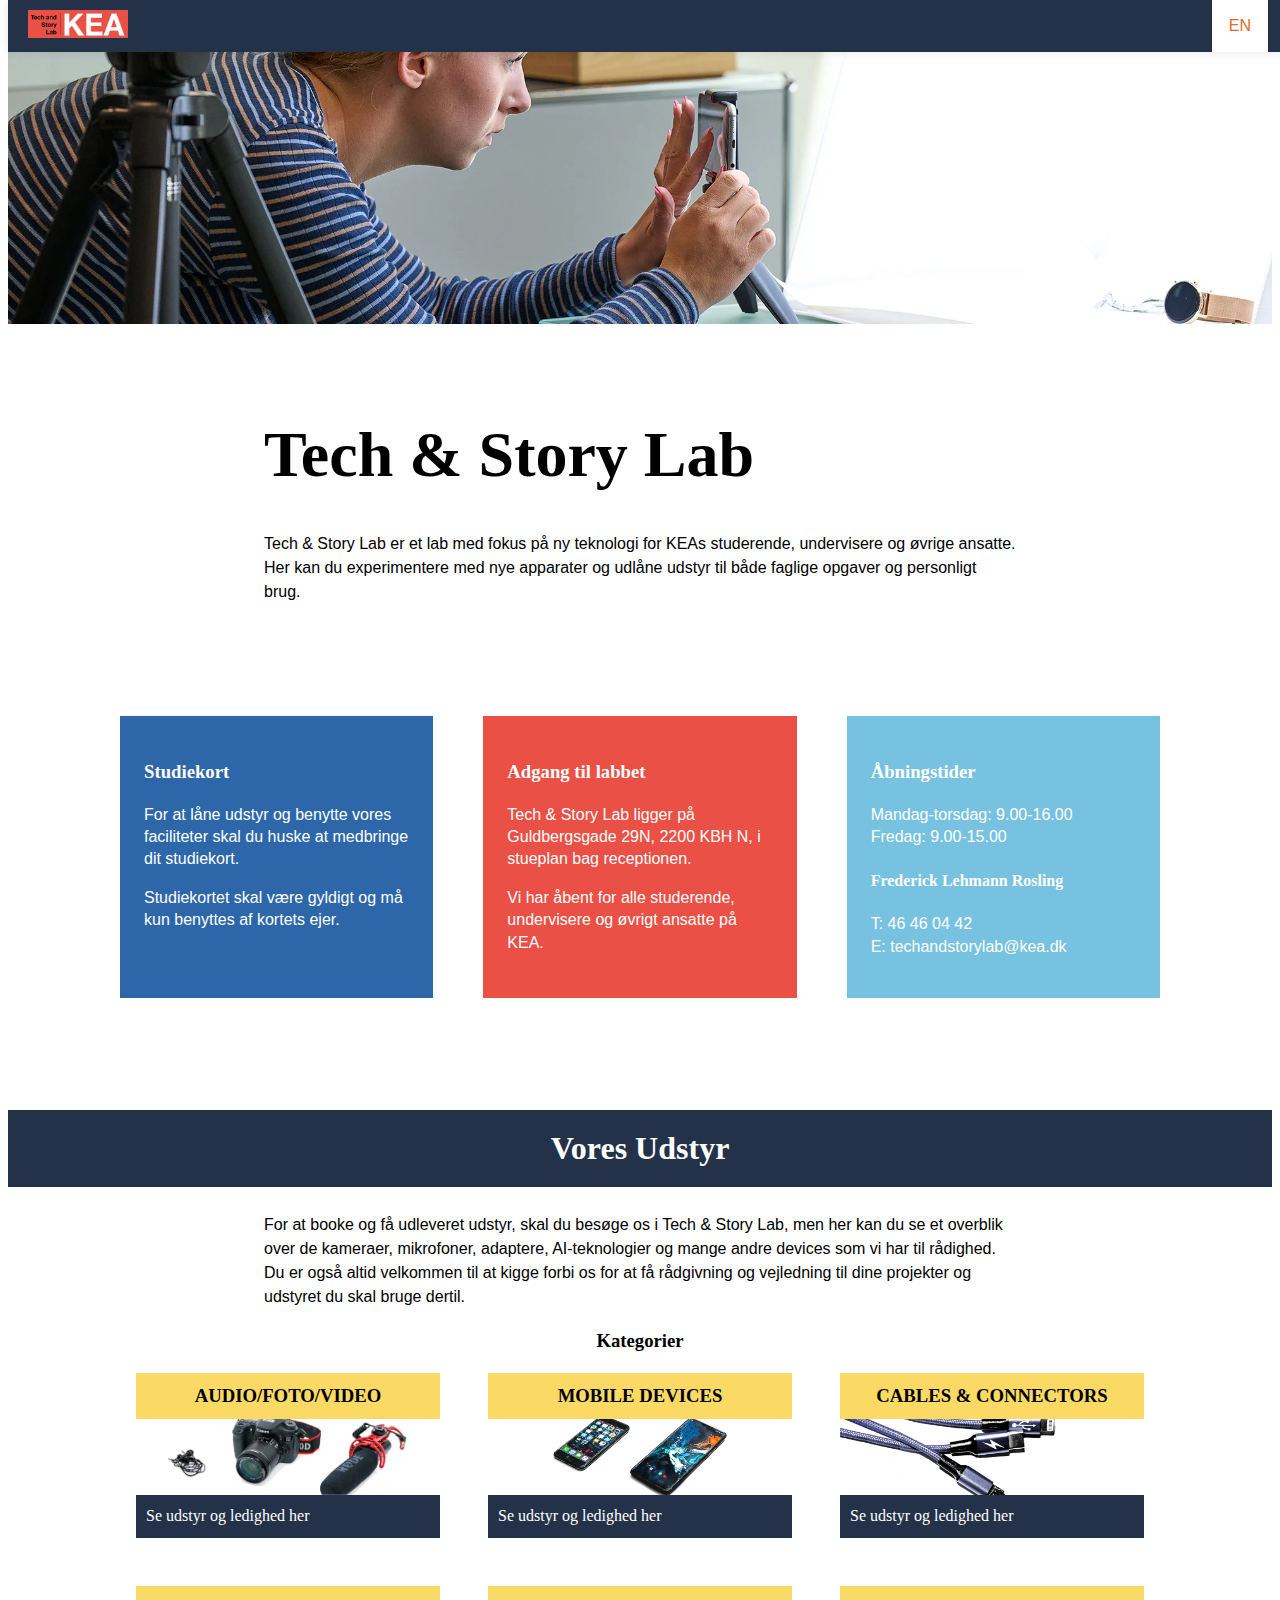
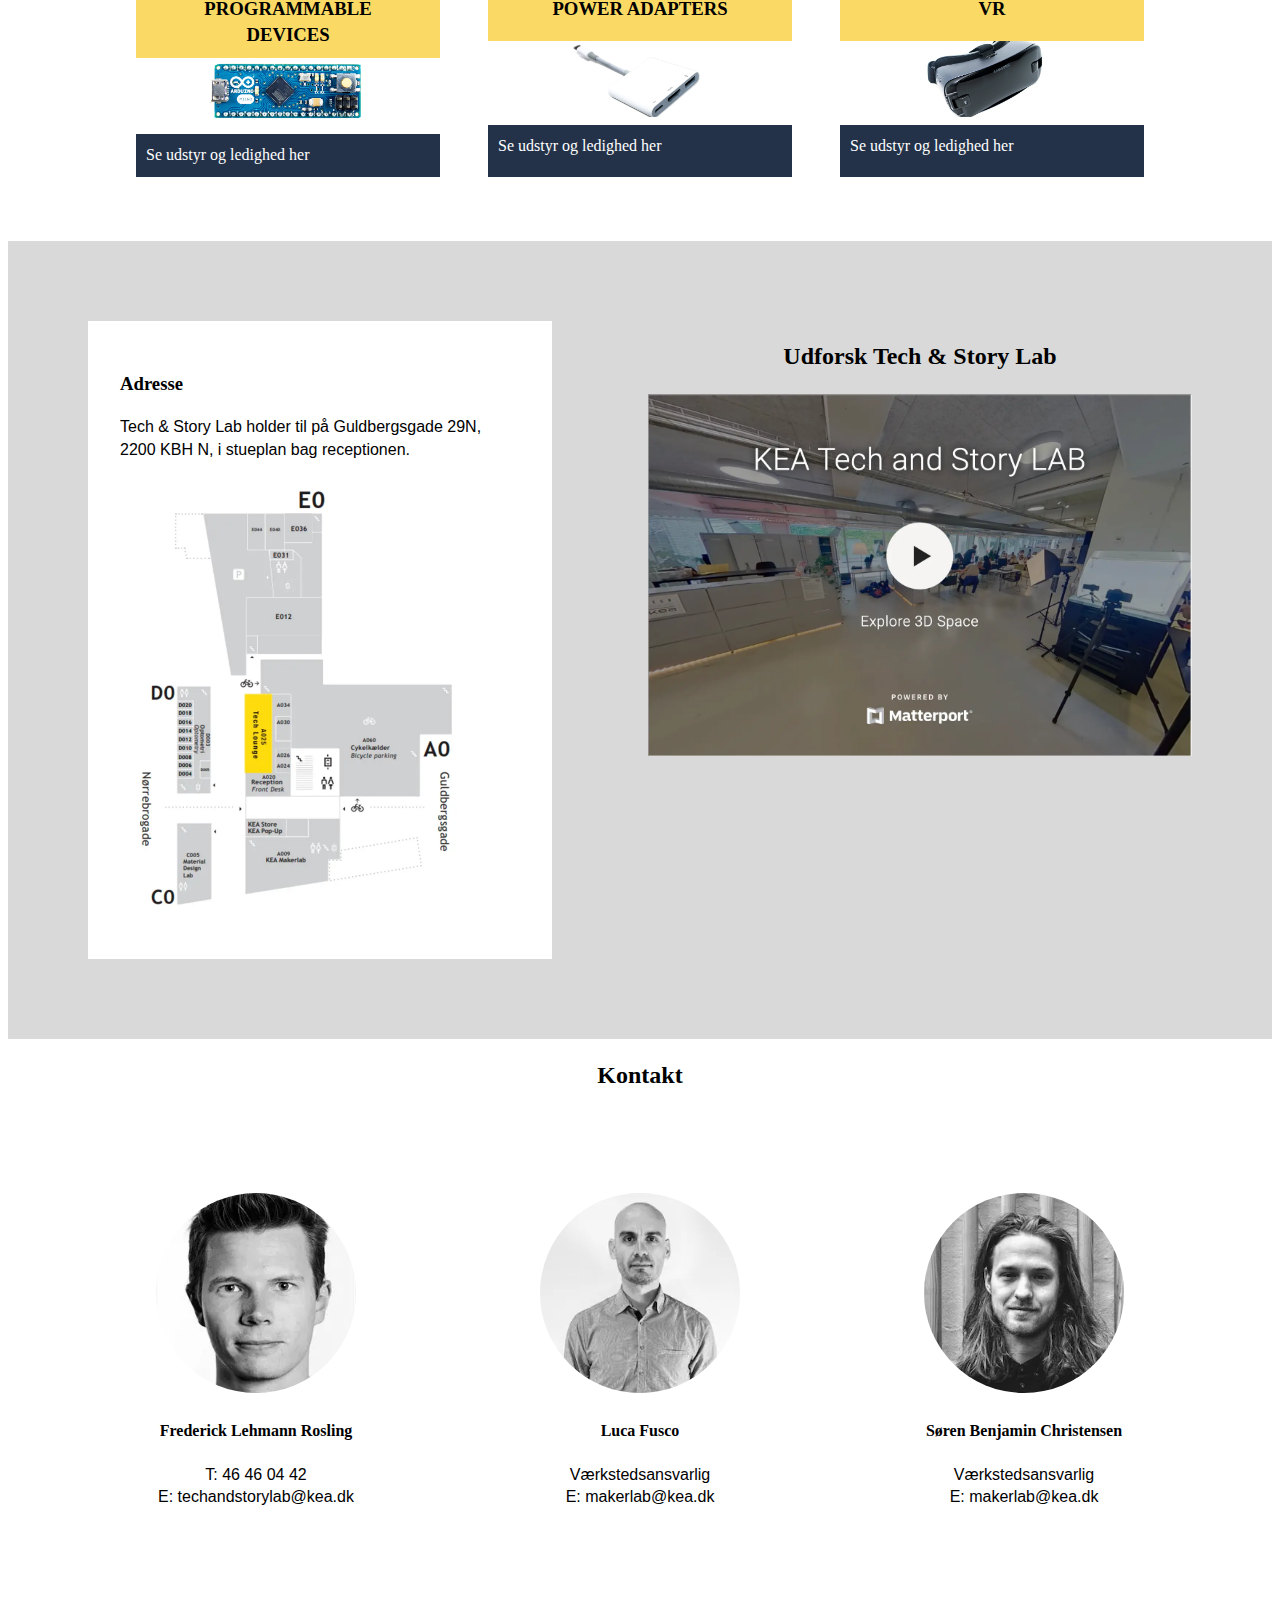
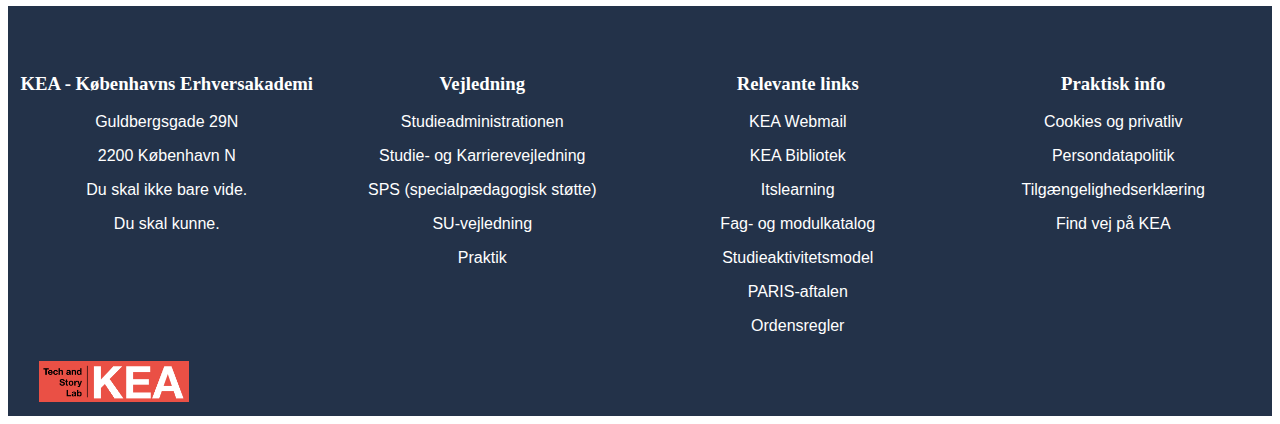
<file: index.html>
<!DOCTYPE html>
<html lang="da">

<head>
    <meta charset="UTF-8">
    <meta name="viewport" content="width=device-width, initial-scale=1.0">
    <link rel="stylesheet" href="style.css">
    <link rel="stylesheet" href="responsiv.css">
    <title>Document</title>
</head>

<body>
    <header>
        <div class="logo">
            <a href="index.html">
                <img src="imgs/logo-t&sl.png" alt="logo">
            </a>
        </div>


        <p>EN</p>

    </header>
    <main>
        <img src="imgs/header.webp" alt="">
        <h1>Tech & Story Lab</h1>
        <p class="tekst">Tech & Story Lab er et lab med fokus på ny teknologi for KEAs studerende, undervisere og øvrige
            ansatte.
            Her kan du experimentere med nye apparater og udlåne udstyr til både faglige opgaver og personligt brug. 
        </p>
        <div class="infobokse">
            <div class="studiekort1">
                <h3>Studiekort</h3>
                <p>For at låne udstyr og benytte vores faciliteter skal du huske at medbringe dit studiekort. </p>
                <p>
                    Studiekortet skal være gyldigt og må kun benyttes af kortets ejer.</p>
            </div>
            <div class="adgang">
                <h3>Adgang til labbet</h3>
                <p>Tech & Story Lab ligger på Guldbergsgade 29N, 2200 KBH N, i stueplan bag receptionen. </p>
                <p>
                    Vi har åbent for alle studerende, undervisere og øvrigt ansatte på KEA.</p>
            </div>
            <div class="abningstider">
                <h3>Åbningstider</h3>
                <p>Mandag-torsdag: 9.00-16.00 <br>

                    Fredag: 9.00-15.00</p>
                <h4>Frederick Lehmann Rosling</h4>
                <p>T: 46 46 04 42 <br>
                    E: techandstorylab@kea.dk</p>
            </div>
        </div>
        <h2 class="udstyr">Vores Udstyr</h2>
        <p class="tekst">For at booke og få udleveret udstyr, skal du besøge os i Tech & Story Lab, men her kan du se et
            overblik over
            de
            kameraer, mikrofoner, adaptere, AI-teknologier og mange andre devices som vi har til rådighed. <br>
            Du er også altid velkommen til at kigge forbi os for at få rådgivning og vejledning til dine projekter og
            udstyret du
            skal bruge dertil.</p>
        <h3 class="kategorier">Kategorier</h3>
        <div class="kategori_grid">
            <div class="card">
                <h3>AUDIO/FOTO/VIDEO</h3>
                <img src="imgs/foto&video.png" alt="">
                <a href="produktliste.html?category=Audio%2FPhoto%2FVideo%20Equipment">Se udstyr og ledighed her</a>
            </div>
            <div class="card">
                <h3>MOBILE DEVICES</h3>
                <img src="imgs/mobileenheder.webp" alt="">
                <a href="produktliste.html?category=Mobile%20Devices">Se udstyr og ledighed her</a>
            </div>
            <div class="card">
                <h3>CABLES & CONNECTORS</h3>
                <img src="imgs/cables.webp" alt="">
                <a href="produktliste.html?category=Cables%20%26%20Connectors">Se udstyr og ledighed her</a>
            </div>
            <div class="card">
                <h3>PROGRAMMABLE DEVICES</h3>
                <img src="imgs/programmable.webp" alt="">
                <a href="produktliste.html?category=Progammable%20Logic%20Devices">Se udstyr og ledighed her</a>
            </div>
            <div class="card">
                <h3>POWER ADAPTERS</h3>
                <img src="imgs/power.webp" alt="">
                <a href="produktliste.html?category=Power%20Storage%20%26%20Power%20Adapters">Se udstyr og ledighed
                    her</a>
            </div>
            <div class="card">
                <h3>VR</h3>
                <img src="imgs/ai.webp" alt="">
                <a href="produktliste.html?category=Electronic%20Visual%20Displays">Se udstyr og ledighed her</a>
            </div>
        </div>
        <section class="info">
            <div class="adresse">
                <h3>Adresse</h3>
                <p>Tech & Story Lab holder til på Guldbergsgade 29N, 2200 KBH N, i stueplan bag receptionen.</p>
                <img src="imgs/map.webp" alt="Kort over Tech & Story Labs lokation på KEA">
            </div>
            <div>
                <h2>Udforsk Tech & Story Lab</h2>
                <img src="imgs/video.webp" alt="Preview of video">
            </div>
        </section>
        <h2>Kontakt</h2>
        <div class="kontakt">
            <div>
                <img src="imgs/frederick.webp" alt="Frederick Lehmann Rosling">
                <h4>Frederick Lehmann Rosling</h4>
                <p>T: 46 46 04 42 <br>
                    E: techandstorylab@kea.dk</p>
            </div>
            <div>
                <img src="imgs/luca.webp" alt="Luca Fusco">
                <h4>Luca Fusco</h4>
                <p>Værkstedsansvarlig <br>
                    E: makerlab@kea.dk</p>
            </div>
            <div>
                <img src="imgs/simon.webp" alt="Simon Benjamin Christensen">
                <h4>Søren Benjamin Christensen</h4>
                <p>Værkstedsansvarlig <br>
                    E: makerlab@kea.dk
            </div>
        </div>

    </main>

    <footer>
        <div class="custom-footer">
            <div class="grid-footer">
                <div class="display_1">
                    <h3>KEA - Københavns Erhversakademi</h3>
                    <p>Guldbergsgade 29N</p>
                    <p> 2200 København N</p>
                    <p>Du skal ikke bare vide.</p>
                    <p> Du skal kunne.
                    </p>
                </div>
                <div class="display_1">
                    <h3>Vejledning</h3>
                    <p>Studieadministrationen</p>
                    <p> Studie- og Karrierevejledning</p>
                    <p> SPS (specialpædagogisk støtte)</p>
                    <p> SU-vejledning</p>
                    <p> Praktik</p>

                </div>
                <div class="display_1">
                    <h3>Relevante links</h3>
                    <p>KEA Webmail</p>
                    <p> KEA Bibliotek</p>
                    <p> Itslearning</p>
                    <p> Fag- og modulkatalog</p>
                    <p> Studieaktivitetsmodel</p>
                    <p> PARIS-aftalen</p>
                    <p> Ordensregler</p>
                </div>
                <div class="display_1">
                    <h3>Praktisk info</h3>
                    <p>Cookies og privatliv</p>
                    <p> Persondatapolitik</p>
                    <p> Tilgængelighedserklæring</p>
                    <p> Find vej på KEA</p>
                </div>
                <div class="footer-logo">
                    <a href="index.html">
                        <img src="imgs/logo-t&sl.png" alt="logo">
                    </a>
                </div>
            </div>
        </div>
    </footer>

</body>

</html>
</file>
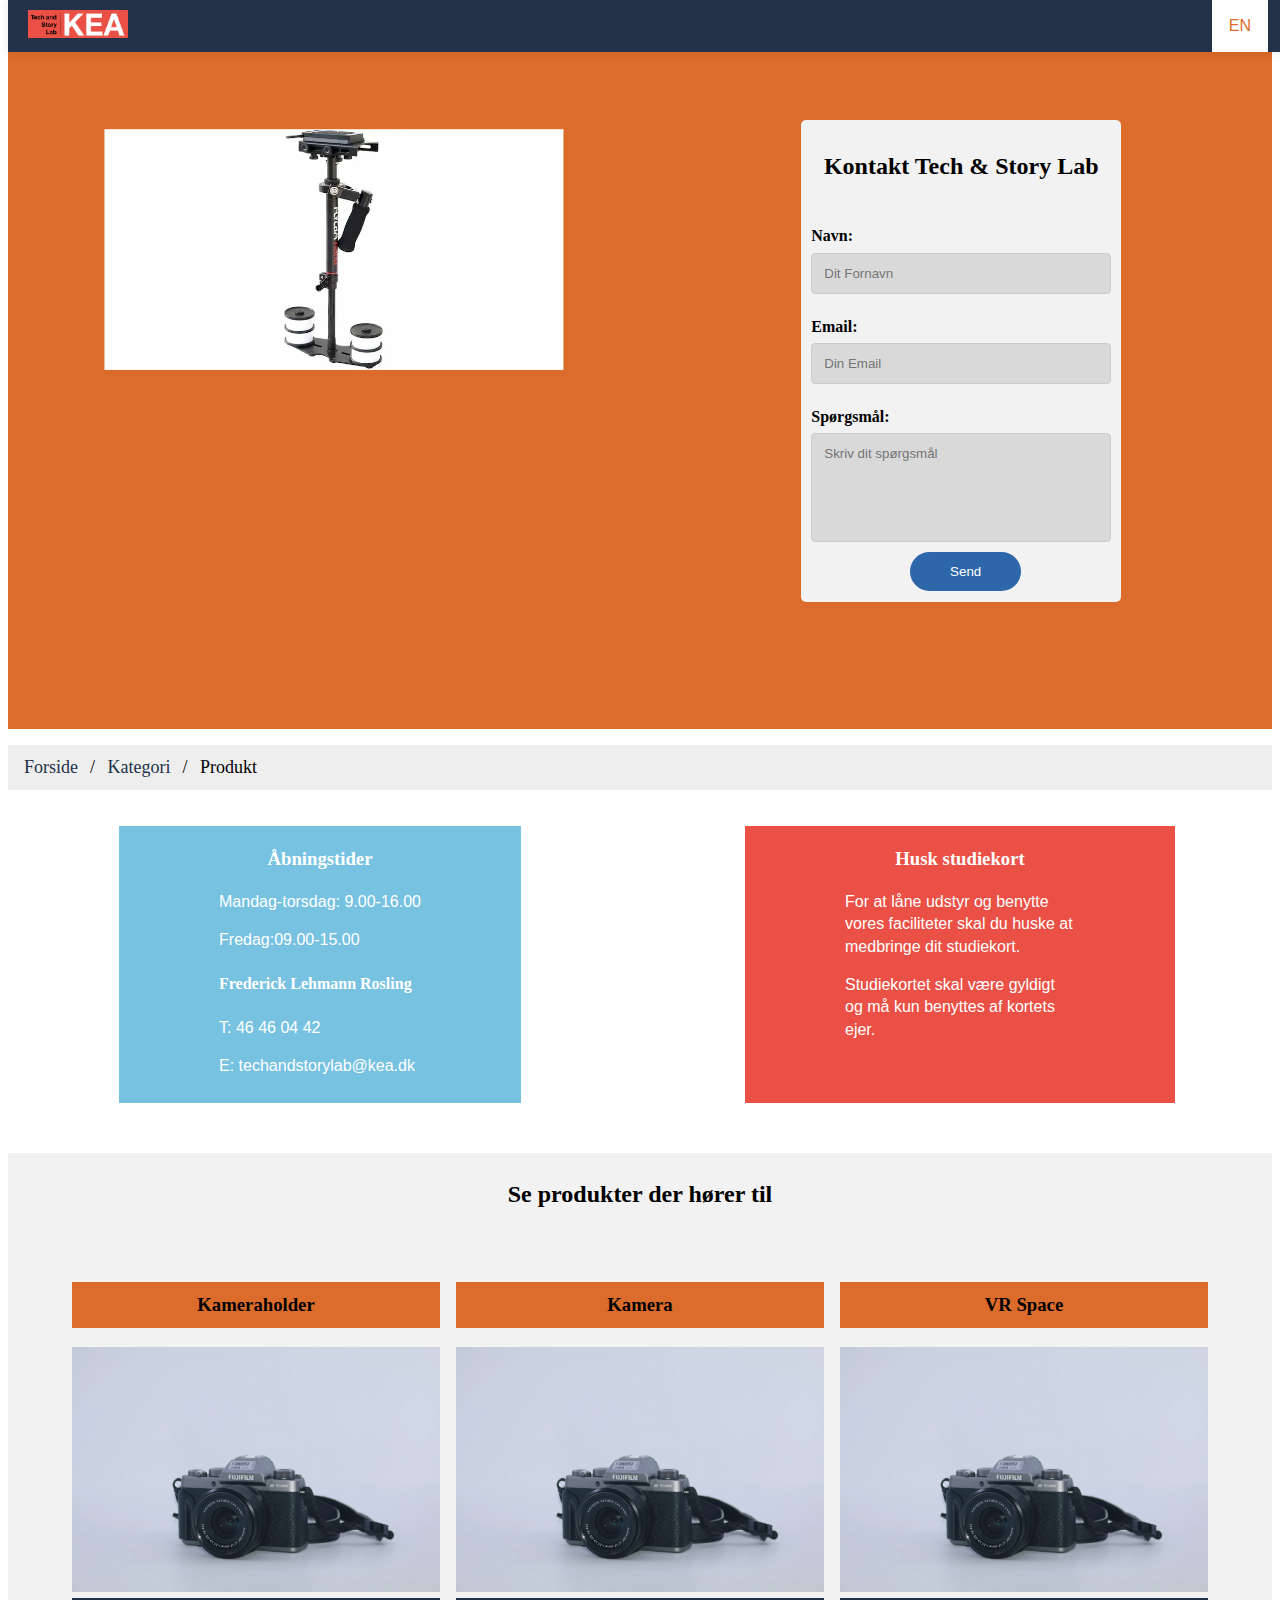
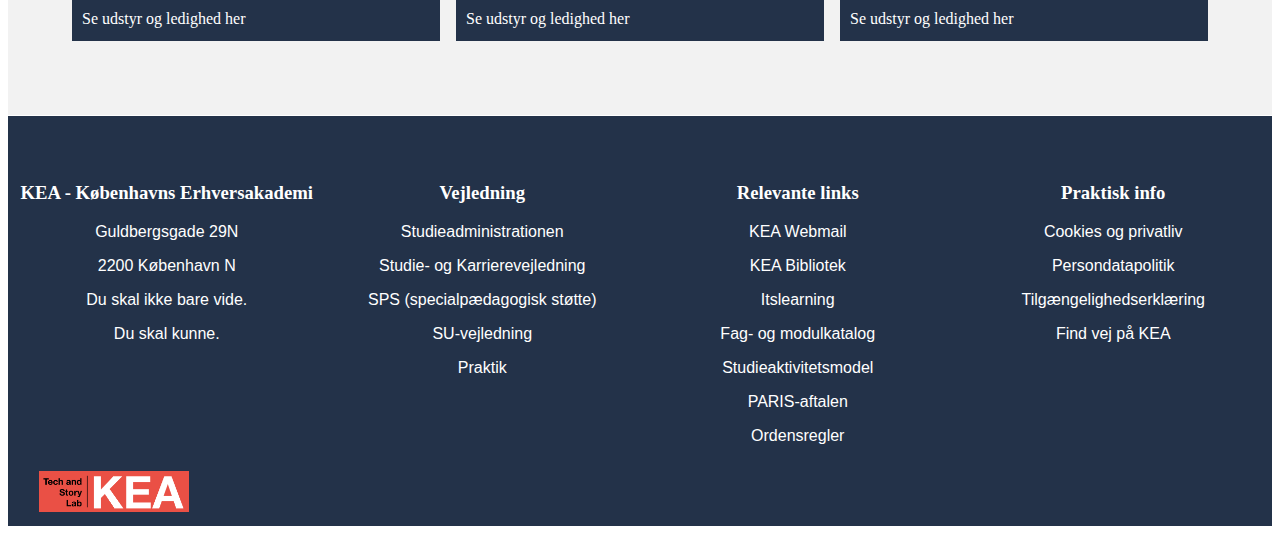
<file: produkt.html>
<!DOCTYPE html>
<html lang="en">

<head>
    <meta charset="UTF-8">
    <meta name="viewport" content="width=device-width, initial-scale=1.0">
    <link rel="stylesheet" href="style.css">
    <link rel="stylesheet" href="responsiv.css">
    <title>Document</title>
</head>

<body>

    <header>
        <div class="logo">
            <a href="index.html">
                <img src="imgs/logo-t&sl.png" alt="logo">
            </a>
        </div>


        <p>EN</p>

    </header>

    <main>

        <div class="bg-øverst">

            <div class="produkt_grid_2">
                <div>
                    <h1 class="h1produkt"></h1>
                    <div class="pProdukt">
                        <p class="pKategori"></p>
                        <p class="pDevice"></p>
                    </div>

                    <img class="produktimg" src="imgs/flycamnano.webp" alt="Flycam Nano">
                </div>

                <!-- <div class="bookinginfo">
                <h3>Booking Info</h3>
                <p>For at booke udstyret skal du dog komme forbi os i Tech & Story Lab. Du finder os på Guldbergsgade 29N lige bag receptionen i stueetagen.
                    Vi står klar til at hjælpe dig og kan også vejlede dig i, om du skal have yderligere udstyr til 
                    dit projekt</p>
            </div> -->

                <div>
                    <form class="formfield">
                        <h2>Kontakt Tech & Story Lab</h2>
                        <div>
                            <label for="text"> <b>Navn:</b></label>
                            <input type="text" placeholder="Dit Fornavn">
                        </div>
                        <div>
                            <label for="text"> <b>Email:</b></label>
                            <input type="text" placeholder="Din Email">
                        </div>
                        <div>
                            <label for="text"> <b>Spørgsmål:</b></label>
                            <input class="spørgsmål" placeholder="Skriv dit spørgsmål">
                            <input type="submit" value="Send">
                        </div>
                    </form>
                </div>
            </div>


        </div>
        <ul class="breadcrumb">
            <li><a href="index.html">Forside</a></li>
            <li><a href="produktliste.html">Kategori</a></li>
            <li>Produkt</li>
        </ul>
        <div class="card_grid_2">
            <div class="åbningstider">
                <h3 class="h1center">Åbningstider</h3>
                <p>Mandag-torsdag: 9.00-16.00</p>
                <p>Fredag:09.00-15.00</p>
                <h4>Frederick Lehmann Rosling</h4>
                <p>T: 46 46 04 42</p>
                <p>E: techandstorylab@kea.dk</p>
            </div>
            <div class="studiekort">
                <h3 class="h1center">Husk studiekort</h3>
                <p>For at låne udstyr og benytte vores faciliteter skal du huske at medbringe dit studiekort.</p>
                <p>Studiekortet skal være gyldigt og må kun benyttes af kortets ejer.</p>
            </div>
        </div>

        <div class="bg_grå">
            <h2>Se produkter der hører til</h2>

            <div class="produkt_grid_3">
                <div>
                    <h3 class="h3produkt">Kameraholder</h3>
                    <img src="pimgs/C00048.webp" alt="">
                    <a class="aProdukt" href="produktliste.html?category=Audio%2FPhoto%2FVideo%20Equipment">Se udstyr og
                        ledighed her</a>
                </div>

                <div>
                    <h3 class="h3produkt">Kamera</h3>
                    <img src="pimgs/C00048.webp" alt="">
                    <a class="aProdukt" href="produktliste.html?category=Audio%2FPhoto%2FVideo%20Equipment">Se udstyr og
                        ledighed her</a>
                </div>

                <div>
                    <h3 class="h3produkt">VR Space</h3>
                    <img src="pimgs/C00048.webp" alt="">
                    <a class="aProdukt" href="produktliste.html?category=Audio%2FPhoto%2FVideo%20Equipment">Se udstyr og
                        ledighed her</a>
                </div>
            </div>

        </div>
        </div>

    </main>

    <footer>
        <div class="custom-footer">
            <div class="grid-footer">
                <div class="display_1">
                    <h3>KEA - Københavns Erhversakademi</h3>
                    <p>Guldbergsgade 29N</p>
                    <p> 2200 København N</p>
                    <p>Du skal ikke bare vide.</p>
                    <p> Du skal kunne.
                    </p>
                </div>
                <div class="display_1">
                    <h3>Vejledning</h3>
                    <p>Studieadministrationen</p>
                    <p> Studie- og Karrierevejledning</p>
                    <p> SPS (specialpædagogisk støtte)</p>
                    <p> SU-vejledning</p>
                    <p> Praktik</p>

                </div>
                <div class="display_1">
                    <h3>Relevante links</h3>
                    <p>KEA Webmail</p>
                    <p> KEA Bibliotek</p>
                    <p> Itslearning</p>
                    <p> Fag- og modulkatalog</p>
                    <p> Studieaktivitetsmodel</p>
                    <p> PARIS-aftalen</p>
                    <p> Ordensregler</p>
                </div>
                <div class="display_1">
                    <h3>Praktisk info</h3>
                    <p>Cookies og privatliv</p>
                    <p> Persondatapolitik</p>
                    <p> Tilgængelighedserklæring</p>
                    <p> Find vej på KEA</p>
                </div>
                <div class="footer-logo">
                    <a href="index.html">
                        <img src="imgs/logo-t&sl.png" alt="logo">
                    </a>
                </div>
            </div>
        </div>
    </footer>
    <script src="produkt.js"></script>
</body>

</html>
</file>
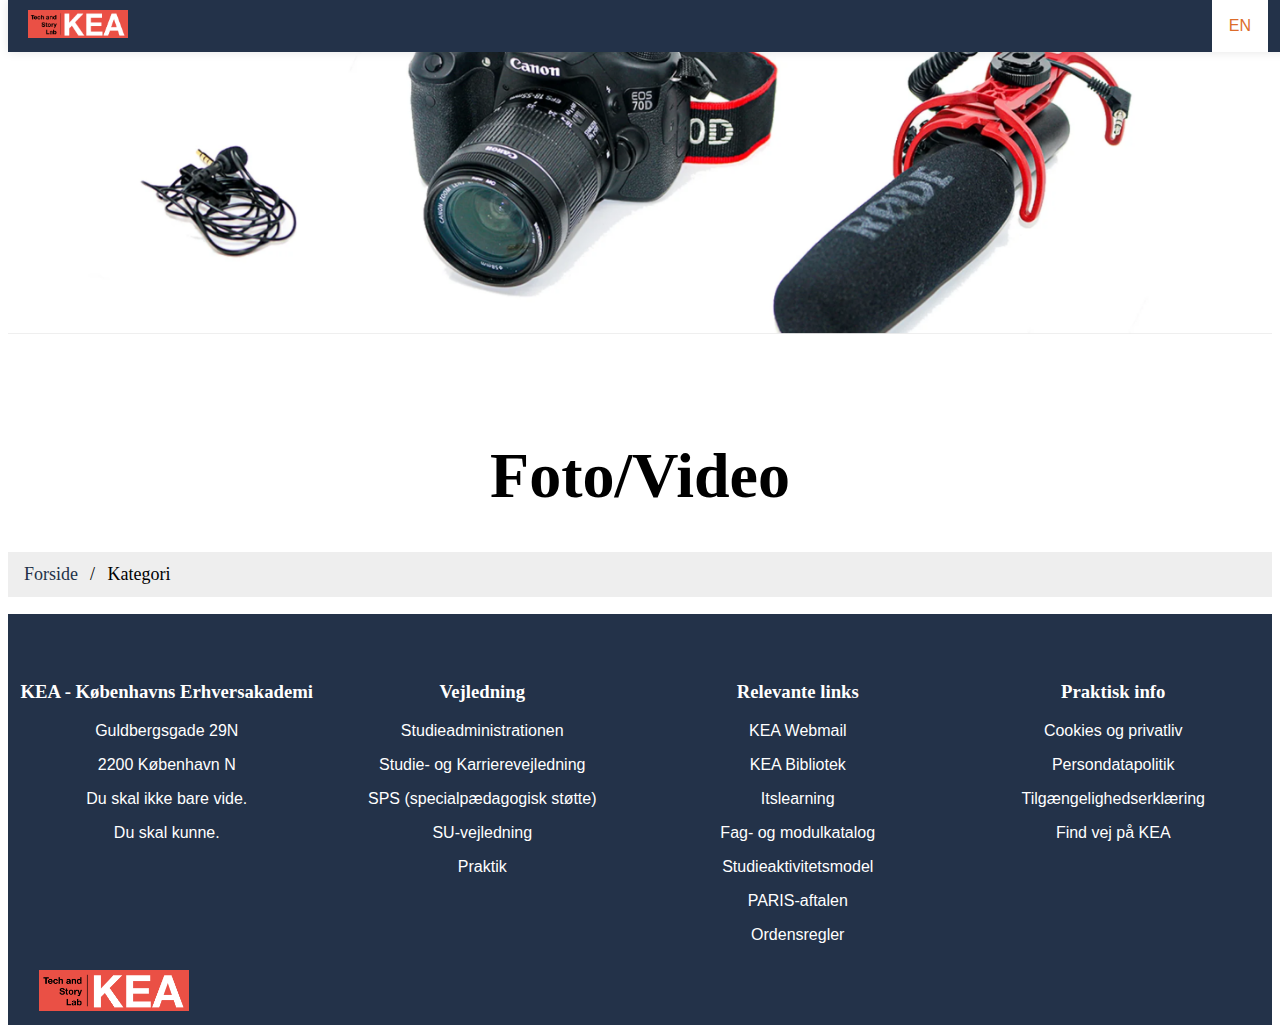
<file: produktliste.html>
<!DOCTYPE html>
<html lang="en">

<head>
    <meta charset="UTF-8">
    <meta name="viewport" content="width=device-width, initial-scale=1.0">
    <link rel="stylesheet" href="style.css">
    <link rel="stylesheet" href="responsiv.css">
    <title>Document</title>
</head>

<body>
    <header>
        <div class="logo">
            <a href="index.html">
                <img src="imgs/logo-t&sl.png" alt="logo">
            </a>
        </div>


        <p>EN</p>

    </header>

    <main>

        <div class="foto">
            <img src="imgs/foto&video.png" alt="foto&video">
        </div>
        <div class="produktliste_overskrift">
            <h1>Foto/Video</h1>
        </div>
        <ul class="breadcrumb">
            <li><a href="index.html">Forside</a></li>
            <li>Kategori</li>
        </ul>


        <div class="produktliste_grid">

            <template>
                <article class="produktliste_card">

                    <h3></h3>
                    <img src="" alt="">
                    <a href="produkt.html?id=${item.asset_id}">Se udstyr og ledighed</a>

                </article>

            </template>
        </div>


    </main>

    <footer>
        <div class="custom-footer">
            <div class="grid-footer">
                <div class="display_1">
                    <h3>KEA - Københavns Erhversakademi</h3>
                    <p>Guldbergsgade 29N</p>
                    <p> 2200 København N</p>
                    <p>Du skal ikke bare vide.</p>
                    <p> Du skal kunne.
                    </p>
                </div>
                <div class="display_1">
                    <h3>Vejledning</h3>
                    <p>Studieadministrationen</p>
                    <p> Studie- og Karrierevejledning</p>
                    <p> SPS (specialpædagogisk støtte)</p>
                    <p> SU-vejledning</p>
                    <p> Praktik</p>

                </div>
                <div class="display_1">
                    <h3>Relevante links</h3>
                    <p>KEA Webmail</p>
                    <p> KEA Bibliotek</p>
                    <p> Itslearning</p>
                    <p> Fag- og modulkatalog</p>
                    <p> Studieaktivitetsmodel</p>
                    <p> PARIS-aftalen</p>
                    <p> Ordensregler</p>
                </div>
                <div class="display_1">
                    <h3>Praktisk info</h3>
                    <p>Cookies og privatliv</p>
                    <p> Persondatapolitik</p>
                    <p> Tilgængelighedserklæring</p>
                    <p> Find vej på KEA</p>
                </div>
                <div class="footer-logo">
                    <a href="index.html">
                        <img src="imgs/logo-t&sl.png" alt="logo">
                    </a>
                </div>
            </div>
        </div>
    </footer>
    <script src="produktliste.js"></script>
</body>


</html>
</file>
<file: style.css>
html {
  --font: "helvetica neue lt std";
  --rød: #ea5045;
  --mørkeblå: #233249;
  --lyseblå: #77c2e1;
  --orange: #dc6c2b;
  --gul: #fada64;
  --mint: #85c1ad;
  --grøn: #89bc86;
  --lilla: #9d97c5;
  --grå: rgba(217, 217, 217, 1);
  --blå: #2d67aa;
}

h1 {
  font-family: var(--font);
  margin: 5rem 16rem 2rem;
  font-size: 4rem;
}

h2 {
  font-family: var(--font);
  text-align: center;
}
h3 {
  font-family: var(--font);
}
h4 {
  font-family: var(--font);
}
h5 {
  font-family: var(--font);
}
p {
  font-family: Arial, Helvetica, sans-serif;
  font-weight: 100;
}

main {
  line-height: 1.4;
}
ul.breadcrumb {
  padding: 10px 16px;
  list-style: none;
  background-color: #eee;
}

ul.breadcrumb li {
  display: inline;
  font-size: 18px;
  font-family: var(--font);
}

ul.breadcrumb li + li:before {
  padding: 8px;
  color: black;
  content: "/\00a0";
}

ul.breadcrumb li a {
  color: var(--mørkeblå);
  text-decoration: none;
}

ul.breadcrumb li a:hover {
  color: #01447e;
  text-decoration: underline;
}

/* prouktside CSS */
@media (min-width: 700px) {
  .card_grid_2 {
    display: grid;
    grid-template-columns: 1fr 1fr;
    gap: 1em;
    padding-bottom: 30px;
  }
  .produkt_grid_2 {
    display: grid;
    grid-template-columns: 1fr 1fr;
    gap: 1em;
  }

  .formfield {
    margin: 50px 0 0 10px;
  }

  .produkt_grid_3 {
    display: grid;
    grid-template-columns: 1fr 1fr 1fr;
    gap: 1em;
    margin: 1rem 4rem 4rem;
  }
}

.h3produkt {
  background-color: var(--orange);
  padding: 10px 30px;
  text-align: center;
  margin-top: 50px;
}

.aProdukt {
  text-decoration: none;
  background-color: var(--mørkeblå);
  color: white;
  padding: 10px;
  font-family: var(--font);
  display: block;
}

.h1produkt {
  font-family: var(--font);
  margin: 10% auto;
  color: rgb(245, 241, 241);
}

.pProdukt {
  color: rgb(245, 241, 241);
  font-size: xx-large;
}

.h1center {
  text-align: center;
}

.bg_grå {
  background-color: #f2f2f2;
  padding-top: 5px;
  padding-bottom: 10px;
  margin-top: 20px;
}

.bookinginfo {
  color: white;
  background-color: var(--mørkeblå);
  padding: 1px 30px 1px 30px;
  max-width: 230px;
  margin-bottom: 15%;
}

.åbningstider {
  color: white;
  background-color: var(--lyseblå);
  padding: 1px 100px 10px 100px;
  max-width: 230px;
  margin: auto;
  margin-top: 20px;
}
.studiekort {
  color: white;
  background-color: var(--rød);
  padding: 1px 100px 46px 100px;
  max-width: 230px;
  margin: auto;
  margin-top: 20px;
}
.produktimg {
  max-width: 100%;
  transform: scale(0.75);
}

.bg-øverst {
  background-color: var(--orange);
  padding: 20px 5px 35px 20px;
}

input[type="text"],
select,
textarea {
  width: 100%;
  padding: 12px;
  border: 1px solid #ccc;
  border-radius: 4px;
  box-sizing: border-box;
  resize: vertical;
  background-color: var(--grå);
}

.spørgsmål {
  width: 100%;
  padding: 12px 12px 80px 12px;
  border: 1px solid #ccc;
  border-radius: 4px;
  box-sizing: border-box;
  resize: vertical;
  background-color: var(--grå);
}

label {
  padding: 12px 0 5px 0;
  display: inline-block;
  margin-top: 10px;
}

input[type="submit"] {
  background-color: var(--blå);
  color: rgb(255, 255, 255);
  padding: 12px 40px;
  margin: 10px 90px;
  border: none;
  border-radius: 30px;
  cursor: pointer;
  float: right;
}

.formfield {
  max-width: 300px;
  border-radius: 5px;
  background-color: #f2f2f2;
  padding: 10px 10px 60px 10px;
  margin: 15% auto;
}

/* Menu */
header {
  display: flex;
  justify-content: space-between;
  align-items: center;
  background-color: #233249;
  box-shadow: 0 0 10px rgba(0, 0, 0, 0.1);
  position: fixed;
  top: 0;
  width: 100%;
  z-index: 1000;
  padding: 0 20px;
  box-sizing: border-box;
}

header p {
  color: #dc6c2b;
  background-color: white;
  text-align: right;
  display: block;
  padding: 17px;
  margin: 0;
}

.logo img {
  width: 100px;
  height: auto;
  padding: 10px 0;
}
/*Footer*/
.custom-footer {
  background-color: #233249;
}

.grid-footer {
  display: grid;
  grid-template-columns: 1fr 1fr 1fr 1fr;
  margin: 1px;
}

footer p {
  color: white;
}
footer h3 {
  color: white;
}
.display_1 {
  text-align: center;
  padding-top: 3rem;
}
.footer-logo img {
  width: 150px;
  height: auto;
  padding: 10px 0;
  margin-left: 30px;
}

/*Produktliste*/
.produktliste_grid {
  display: grid;
  grid-template-columns: 1fr 1fr 1fr;
  gap: 2rem;
}

.foto img {
  width: 100%;
  height: auto;
  padding: 10px 0;
}
.produktliste_overskrift {
  text-align: center;
}

.produktliste_card {
  display: grid;
}

.produktliste_card h3 {
  background-color: var(--gul);
  padding: 10px 30px;
  text-align: center;
}
.produktliste_card a {
  text-decoration: none;
  background-color: var(--mørkeblå);
  color: white;
  padding: 10px;
  font-family: var(--font);
  text-align: center;
}

/* Index */
.infobokse {
  display: grid;
  grid-template-columns: 1fr 1fr 1fr;
  gap: 50px;
  margin: 7rem;
}
.studiekort1 {
  background-color: var(--blå);
  color: white;
  padding: 1.5rem;
}

.adgang {
  background-color: var(--rød);
  color: white;
  padding: 1.5rem;
}

.abningstider {
  background-color: var(--lyseblå);
  color: white;
  padding: 1.5rem;
}
img {
  width: 100%;
}

.tekst {
  margin: 0rem 16rem;
  line-height: 150%;
}
.udstyr {
  background-color: #233249;
  color: white;
  padding: 1rem;
  font-size: 2rem;
}
.kategorier {
  text-align: center;
}
.kategori_grid {
  display: grid;
  grid-template-columns: 1fr 1fr 1fr;
  justify-content: center;
  gap: 3rem;
  margin: 1rem 8rem 4rem;
}
.card {
  display: grid;
}
.card h3 {
  background-color: var(--gul);
  padding: 10px 30px;
  text-align: center;
  margin: 0;
}

.card a {
  text-decoration: none;
  background-color: var(--mørkeblå);
  color: white;
  padding: 10px;
  font-family: var(--font);
}
.info {
  display: grid;
  grid-template-columns: 1fr 1fr;
  background-color: rgba(217, 217, 217, 1);
  padding: 5rem;
  gap: 1rem;
}

.adresse {
  background-color: white;
  padding: 2rem;
  width: 400px;
}

.adresse img {
  height: 444px;
  width: 349px;
}

.kontakt {
  display: grid;
  grid-template-columns: 1fr 1fr 1fr;
  text-align: center;
  padding: 5rem;
  gap: 3rem;
}

.kontakt img {
  border-radius: 50%;
  height: 200px;
  width: 200px;
}
</file>
<file: responsiv.css>
@media (max-width: 768px) {
  .grid-footer {
    grid-template-columns: 1fr;
  }

  .produktliste_grid {
    grid-template-columns: 1fr;
  }

  header p {
    padding: 10px;
  }

  .logo img {
    width: 70px;
  }
  .foto img {
    padding: 35px 0;
  }

  h1 {
    font-family: var(--font);
    font-size: 2rem;
    margin: 80px;
    margin-top: 5px;
  }

  h5 {
    font-size: 2rem;
  }

  .infobokse {
    grid: none;
    align-items: center;
  }

  .tekst {
    margin: 50px;
  }

  .kategorier {
    margin: 80px;
  }
  .kategori_grid {
    display: grid;
    grid-template-columns: 1fr;
    justify-content: left;
    gap: 1rem;
    margin: 15px;
  }
  .card {
    grid: none;
  }

  .info {
    grid: none;
    padding: 1rem;
  }

  .kontakt {
    grid: none;
  }

  .kontakt img {
    border-radius: 50%;
    height: 200px;
    width: 200px;
    align-items: center;
  }

  .pProdukt {
    font-size: medium;
  }
}
</file>
